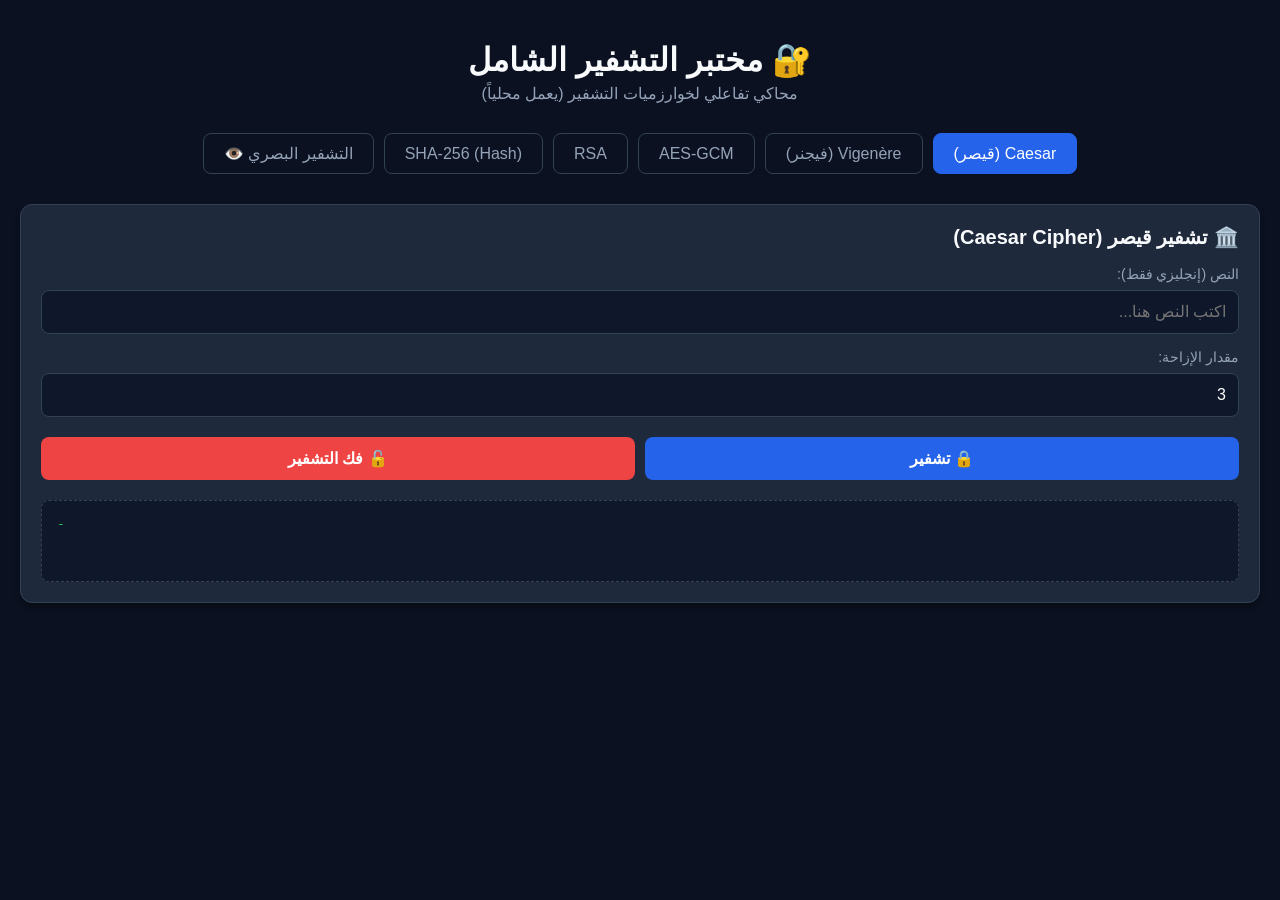
<file: index.html>
<!DOCTYPE html>
<html lang="ar" dir="rtl">
<head>
    <meta charset="UTF-8">
    <meta name="viewport" content="width=device-width, initial-scale=1.0">
    <title>محاكي التشفير البصري والكلاسيكي</title>
    <link rel="stylesheet" href="css/style.css">
</head>
<body>

    <div class="header">
        <h1>🔐 مختبر التشفير الشامل</h1>
        <p>محاكي تفاعلي لخوارزميات التشفير (يعمل محلياً)</p>
    </div>

    <!-- أزرار التبويبات -->
    <div class="tabs">
        <button class="tab-btn active" onclick="openTab('caesar')">Caesar (قيصر)</button>
        <button class="tab-btn" onclick="openTab('vigenere')">Vigenère (فيجنر)</button>
        <button class="tab-btn" onclick="openTab('aes')">AES-GCM</button>
        <button class="tab-btn" onclick="openTab('rsa')">RSA</button>
        <button class="tab-btn" onclick="openTab('hash')">SHA-256 (Hash)</button>
        <button class="tab-btn" onclick="openTab('visual')">التشفير البصري 👁️</button>
    </div>

    <!-- 1. قسم قيصر -->
    <div id="caesar" class="card active">
        <h2>🏛️ تشفير قيصر (Caesar Cipher)</h2>
        <div class="input-group">
            <label>النص (إنجليزي فقط):</label>
            <input type="text" id="inCaesarText" placeholder="اكتب النص هنا...">
        </div>
        <div class="input-group">
            <label>مقدار الإزاحة:</label>
            <input type="number" id="inCaesarShift" value="3">
        </div>
        <div class="btn-group">
            <button class="action-btn btn-primary" onclick="doCaesar(false)">🔒 تشفير</button>
            <button class="action-btn btn-danger" onclick="doCaesar(true)">🔓 فك التشفير</button>
        </div>
        <div class="result-box" id="resCaesar">-</div>
    </div>

    <!-- 2. قسم فيجنر -->
    <div id="vigenere" class="card">
        <h2>🗝️ تشفير فيجنر (Vigenère Cipher)</h2>
        <div class="input-group">
            <label>النص (إنجليزي فقط):</label>
            <input type="text" id="inVigText" placeholder="اكتب النص هنا...">
        </div>
        <div class="input-group">
            <label>الكلمة المفتاحية (حروف إنجليزية):</label>
            <input type="text" id="inVigKey" placeholder="KEY">
        </div>
        <div class="btn-group">
            <button class="action-btn btn-primary" onclick="doVigenere(false)">🔒 تشفير</button>
            <button class="action-btn btn-danger" onclick="doVigenere(true)">🔓 فك التشفير</button>
        </div>
        <div class="result-box" id="resVig">-</div>
    </div>

    <!-- 3. قسم AES -->
    <div id="aes" class="card">
        <h2>🔐 تشفير AES-GCM (متماثل)</h2>
        <div class="input-group">
            <label>النص الأصلي أو المشفر:</label>
            <input type="text" id="inAesText" placeholder="النص...">
        </div>
        <div class="input-group">
            <label>كلمة المرور (المفتاح):</label>
            <input type="password" id="inAesPass" placeholder="كلمة المرور...">
        </div>
        <div class="btn-group">
            <button class="action-btn btn-primary" onclick="doAES(false)">🔒 تشفير</button>
            <button class="action-btn btn-danger" onclick="doAES(true)">🔓 فك التشفير</button>
        </div>
        <div class="result-box" id="resAes">-</div>
    </div>

    <!-- 4. قسم RSA -->
    <div id="rsa" class="card">
        <h2>🔑 تشفير RSA-OAEP (غير متماثل)</h2>
        <p style="color: var(--text-muted); font-size: 14px;">ملاحظة: التطبيق الحقيقي يستخدم مفاتيح 2048-bit. هنا محاكاة تعليمية.</p>
        <button class="action-btn btn-success" onclick="genRSA()" style="width: 100%; margin-bottom: 15px;">1. توليد المفاتيح العامة والخاصة</button>
        <div class="input-group">
            <label>النص (قصير جداً) أو النص المشفر:</label>
            <input type="text" id="inRsaText" placeholder="...">
        </div>
        <div class="btn-group">
            <button class="action-btn btn-primary" onclick="doRSA(false)">🔒 تشفير</button>
            <button class="action-btn btn-danger" onclick="doRSA(true)">🔓 فك التشفير</button>
        </div>
        <div class="result-box" id="resRsa">-</div>
    </div>

    <!-- 5. قسم Hash -->
    <div id="hash" class="card">
        <h2>#️⃣ دالة التجزئة SHA-256</h2>
        <div class="input-group">
            <label>النص المطلوب تجزئته:</label>
            <input type="text" id="inHashText" placeholder="النص...">
        </div>
        <button class="action-btn btn-primary" onclick="doHash()" style="width: 100%;">توليد الـ Hash</button>
        <div class="result-box" id="resHash">-</div>
    </div>

    <!-- 6. قسم التشفير البصري -->
    <div id="visual" class="card">
        <h2>👁️ التشفير البصري (Visual Cryptography)</h2>
        <div class="input-group">
            <label>اختر صورة (يفضل أبيض وأسود عالية التباين):</label>
            <input type="file" id="imageInput" accept="image/*">
        </div>
        <div class="canvas-grid">
            <div>
                <h3 style="font-size: 16px; margin-bottom: 10px;">الجزء الأول (Share 1)</h3>
                <canvas id="canvasShare1"></canvas>
            </div>
            <div>
                <h3 style="font-size: 16px; margin-bottom: 10px;">الجزء الثاني (Share 2)</h3>
                <canvas id="canvasShare2"></canvas>
            </div>
            <div>
                <h3 style="font-size: 16px; margin-bottom: 10px;">النتيجة بعد الدمج (Combined)</h3>
                <canvas id="canvasCombined"></canvas>
            </div>
        </div>
    </div>

    <!-- ربط الجافاسكريبت -->
    <script src="js/app.js"></script>
</body>
</html>
</file>
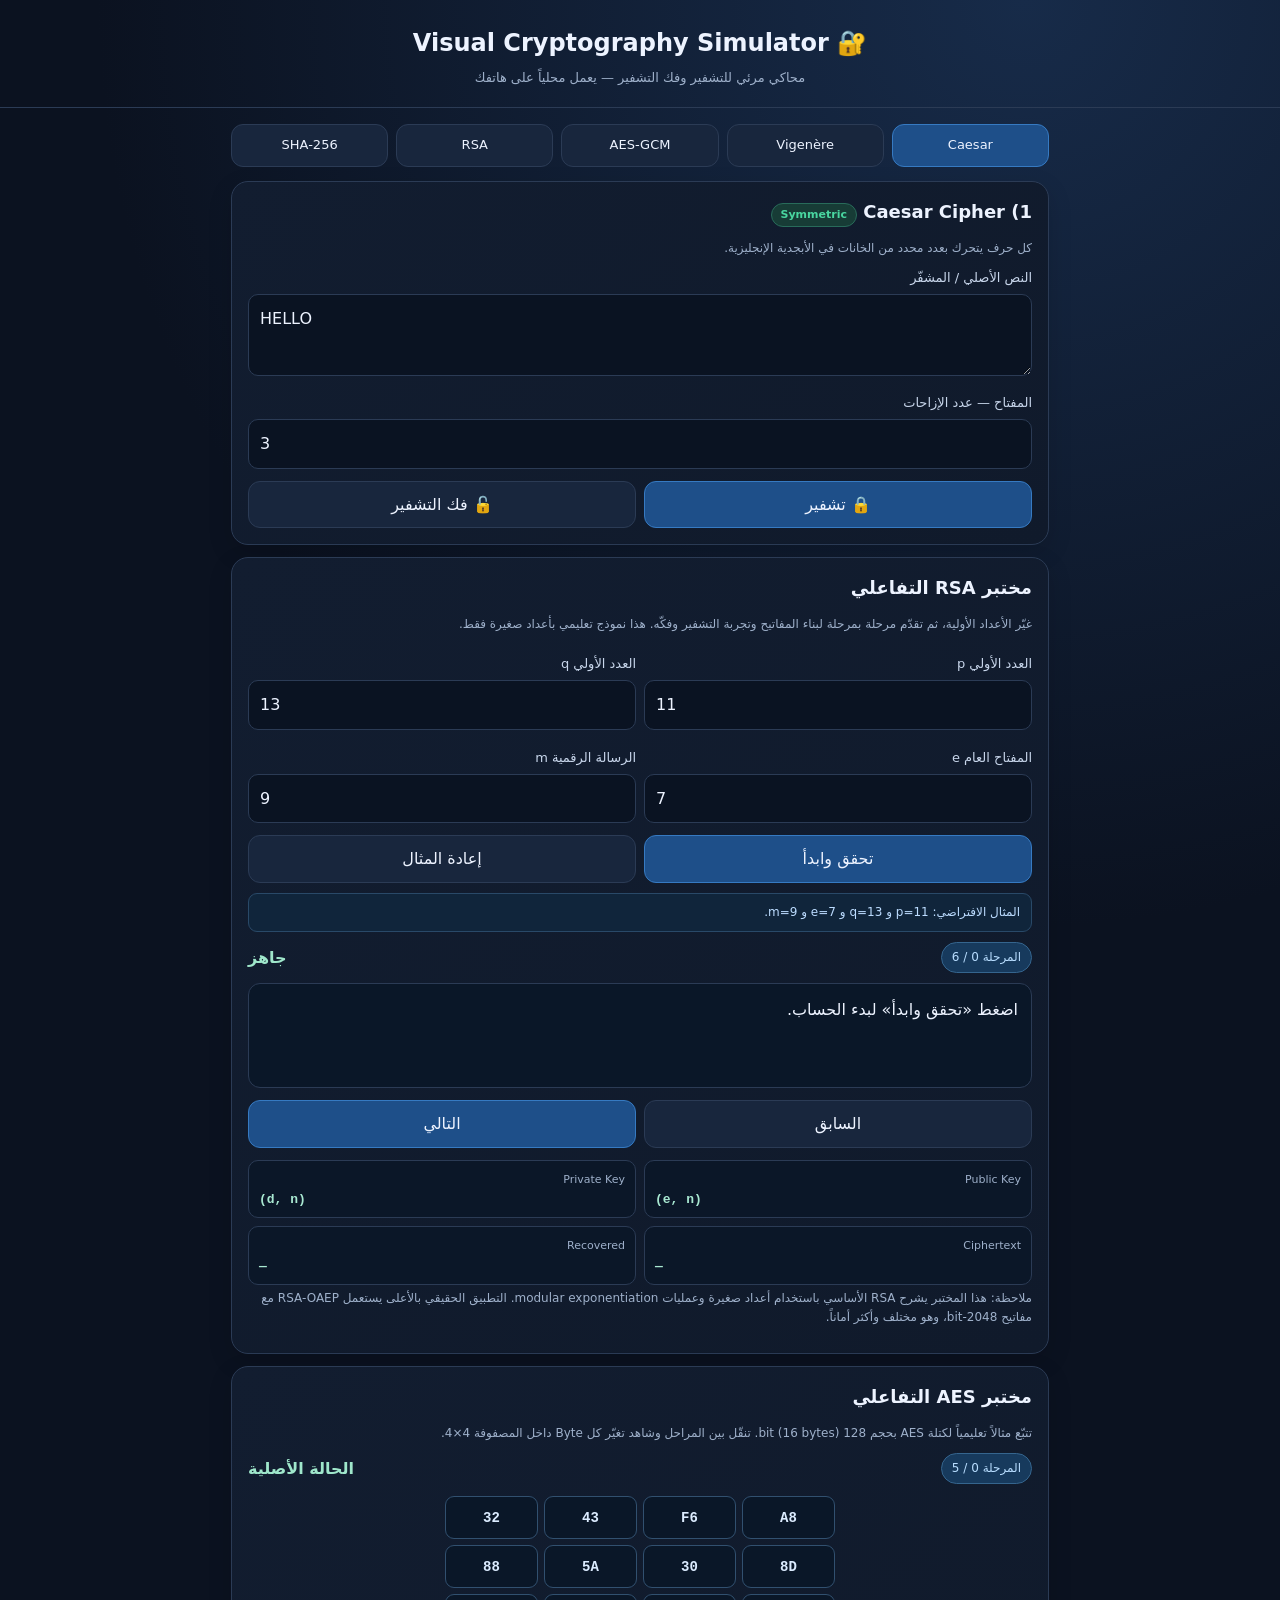
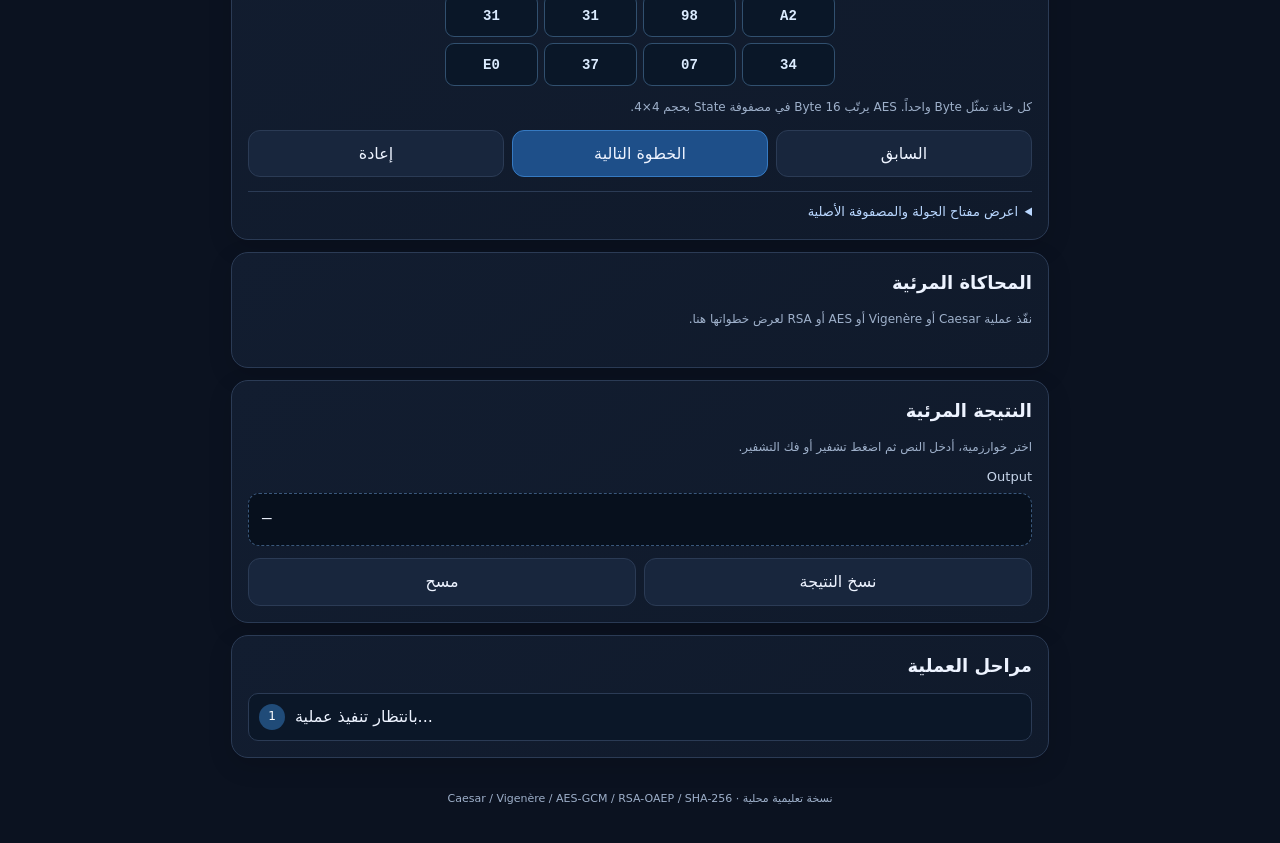
<file: visual_cryptography_simulator_v1_4.html>
<!doctype html>
<html lang="ar" dir="rtl">
<head>
<meta charset="utf-8">
<meta name="viewport" content="width=device-width,initial-scale=1">
<meta name="theme-color" content="#101827">
<title>Visual Cryptography Simulator</title>
<style>
:root{--bg:#0b1220;--panel:#121d30;--panel2:#18263d;--line:#2b3b55;--txt:#edf3ff;--muted:#9eb0ca;--blue:#65a9ff;--green:#49d6a0;--red:#ff8585}
*{box-sizing:border-box}body{margin:0;background:radial-gradient(circle at 80% 0,#172b49 0,transparent 35%),var(--bg);color:var(--txt);font-family:system-ui,-apple-system,"Segoe UI",sans-serif;line-height:1.6}
header{padding:24px 16px 18px;text-align:center;border-bottom:1px solid var(--line)}header h1{font-size:24px;margin:0 0 6px}header p{margin:0;color:var(--muted);font-size:13px}
main{max-width:850px;margin:auto;padding:16px}.tabs{display:grid;grid-template-columns:repeat(3,1fr);gap:8px;margin-bottom:14px}
button,select,input,textarea{font:inherit}button{cursor:pointer;border:1px solid var(--line);background:var(--panel2);color:var(--txt);border-radius:12px;padding:10px 12px}
.tab{font-size:13px}.tab.active,.primary{background:#1e4f89;border-color:#367ac2}
.card{background:linear-gradient(145deg,var(--panel),#101a2b);border:1px solid var(--line);border-radius:17px;padding:16px;margin:12px 0;box-shadow:0 8px 24px #0002}
h2{font-size:18px;margin:0 0 12px}.hint{font-size:12px;color:var(--muted);margin:4px 0 10px}
label{display:block;font-size:13px;color:#c8d6eb;margin:10px 0 5px}
input,textarea,select{width:100%;background:#0a1322;border:1px solid var(--line);border-radius:10px;color:var(--txt);padding:11px;outline:none}
textarea{min-height:82px;resize:vertical;direction:ltr;text-align:left}
input{direction:ltr;text-align:left}select{direction:rtl}
.actions{display:flex;gap:8px;flex-wrap:wrap;margin-top:12px}.actions button{flex:1;min-width:115px}
.result{direction:ltr;text-align:left;word-break:break-all;background:#07101d;border:1px dashed #3a587c;padding:13px;border-radius:11px;min-height:48px;font-family:ui-monospace,monospace}
.steps{display:grid;gap:8px}.step{display:flex;align-items:center;gap:10px;background:#0b1728;border:1px solid var(--line);padding:10px;border-radius:10px;direction:ltr;text-align:left;overflow-wrap:anywhere}
.dot{width:26px;height:26px;flex:none;border-radius:50%;display:grid;place-items:center;background:#204b78;color:#fff;font-size:12px}
.pill{display:inline-block;background:#173c36;color:var(--green);border:1px solid #286b5a;padding:2px 9px;border-radius:30px;font-size:11px}
.hidden{display:none!important}.note{font-size:12px;color:var(--muted)}.good{color:var(--green)}.bad{color:var(--red)}
footer{text-align:center;color:var(--muted);font-size:11px;padding:20px}
@media(min-width:650px){.tabs{grid-template-columns:repeat(5,1fr)}}

.visual-board{display:flex;flex-wrap:wrap;gap:8px;direction:ltr;justify-content:center;margin-top:10px}
.letter-pair{min-width:58px;background:#0a1728;border:1px solid #345070;border-radius:12px;padding:8px 6px;text-align:center;animation:pop .35s ease both}
.letter-pair .from{font:700 20px ui-monospace,monospace;color:#edf3ff}
.letter-pair .to{font:700 20px ui-monospace,monospace;color:var(--green)}
.letter-pair .arrow{font-size:11px;color:var(--muted)}
.alphabet-line{display:flex;flex-wrap:wrap;gap:4px;justify-content:center;direction:ltr;margin:8px 0}
.alphabet-line span{font:12px ui-monospace,monospace;padding:4px 5px;background:#0a1728;border:1px solid var(--line);border-radius:5px}

.crypto-flow{display:grid;gap:9px;margin-top:12px}
.flow-row{display:grid;grid-template-columns:34px 1fr;gap:10px;align-items:center;background:#0a1728;border:1px solid var(--line);border-radius:11px;padding:10px}
.flow-num{width:30px;height:30px;border-radius:9px;background:#204b78;display:grid;place-items:center;font-weight:700}
.flow-title{font-weight:700;color:#dceaff}
.flow-desc{font-size:12px;color:var(--muted);direction:rtl}
.flow-chip{display:inline-block;margin:4px 3px 0 0;padding:5px 8px;border-radius:7px;background:#172b43;border:1px solid #345070;font:11px ui-monospace,monospace;direction:ltr}
.block-grid{display:flex;flex-wrap:wrap;gap:6px;margin-top:8px;direction:ltr}
.byte-block{min-width:62px;padding:8px;border-radius:8px;background:#123c38;border:1px solid #286b5a;text-align:center;font:11px ui-monospace,monospace;color:#9ff0d1}
.key-pair{display:grid;grid-template-columns:1fr 1fr;gap:8px;margin-top:8px}
.key-box{padding:10px;border-radius:10px;background:#0b1728;border:1px solid var(--line);text-align:center}
.key-box strong{display:block;color:var(--green);direction:ltr}
.key-box span{font-size:11px;color:var(--muted)}

@keyframes pop{from{opacity:0;transform:translateY(8px) scale(.94)}to{opacity:1;transform:translateY(0) scale(1)}}

.lab-toolbar{display:flex;align-items:center;justify-content:space-between;gap:8px;flex-wrap:wrap;margin:10px 0}
.lab-badge{background:#173a5d;border:1px solid #35658e;color:#b8ddff;border-radius:20px;padding:5px 10px;font-size:12px}
.lab-stage-name{font-weight:700;color:#9fe7cb}
.aes-state-grid{display:grid;grid-template-columns:repeat(4,minmax(0,1fr));gap:6px;max-width:390px;margin:12px auto;direction:ltr}
.aes-cell{background:#0a1728;border:1px solid #31506f;border-radius:9px;padding:10px 3px;text-align:center;font:700 14px ui-monospace,monospace;color:#dcecff;min-height:43px;display:grid;place-items:center}
.aes-cell.changed{background:#17483e;border-color:#3b9a7e;color:#aaffdc;animation:pop .22s ease-out}
.lab-details{border-top:1px solid var(--line);padding-top:10px;margin-top:14px}
.lab-details summary{cursor:pointer;color:#b9d7ff;font-size:13px}
@media(max-width:420px){.aes-cell{padding:8px 2px;font-size:12px;min-height:38px}.aes-state-grid{gap:4px}}


.rsa-input-grid{display:grid;grid-template-columns:repeat(2,minmax(0,1fr));gap:8px}
.rsa-status{padding:9px 11px;border-radius:9px;background:#10253b;border:1px solid #294968;color:#bcdcff;font-size:12px;margin:10px 0}
.rsa-status.error{background:#3a1b25;border-color:#743545;color:#ffc4ce}
.rsa-step-content{background:#0a1728;border:1px solid var(--line);border-radius:12px;padding:13px;min-height:105px;direction:rtl}
.rsa-step-content .formula{direction:ltr;text-align:center;font:700 15px ui-monospace,monospace;color:#a9e9d2;background:#102b2a;border:1px solid #28574d;border-radius:8px;padding:9px;margin:8px 0;overflow-wrap:anywhere}
.rsa-step-content .explain{font-size:13px;color:#c5d4e8}
.rsa-result-grid{display:grid;grid-template-columns:repeat(2,minmax(0,1fr));gap:8px;margin-top:12px}
.rsa-result{background:#0b1728;border:1px solid var(--line);border-radius:10px;padding:10px;min-width:0}
.rsa-result span{display:block;color:var(--muted);font-size:11px}
.rsa-result strong{display:block;color:#a9e9d2;font:700 13px ui-monospace,monospace;direction:ltr;overflow-wrap:anywhere;margin-top:4px}
@media(max-width:390px){.rsa-input-grid{grid-template-columns:1fr 1fr}.rsa-result-grid{grid-template-columns:1fr 1fr}}

</style>
</head>
<body>
<header>
  <h1>🔐 Visual Cryptography Simulator</h1>
  <p>محاكي مرئي للتشفير وفك التشفير — يعمل محلياً على هاتفك</p>
</header>
<main>
  <div class="tabs" id="tabs">
    <button class="tab active" data-tab="caesar">Caesar</button>
    <button class="tab" data-tab="vigenere">Vigenère</button>
    <button class="tab" data-tab="aes">AES-GCM</button>
    <button class="tab" data-tab="rsa">RSA</button>
    <button class="tab" data-tab="hash">SHA-256</button>
  </div>

  <section id="caesar" class="panel">
    <div class="card">
      <h2>1) Caesar Cipher <span class="pill">Symmetric</span></h2>
      <p class="hint">كل حرف يتحرك بعدد محدد من الخانات في الأبجدية الإنجليزية.</p>
      <label>النص الأصلي / المشفّر</label><textarea id="cText" placeholder="اكتب مثلاً: HELLO">HELLO</textarea>
      <label>المفتاح — عدد الإزاحات</label><input id="cKey" type="number" min="1" max="25" value="3">
      <div class="actions"><button class="primary" onclick="caesar('enc')">🔒 تشفير</button><button onclick="caesar('dec')">🔓 فك التشفير</button></div>
    </div>
  </section>

  <section id="vigenere" class="panel hidden">
    <div class="card">
      <h2>2) Vigenère Cipher <span class="pill">Symmetric</span></h2>
      <p class="hint">كل حرف من المفتاح يحدد إزاحة مختلفة. استعمل حروف A–Z.</p>
      <label>النص</label><textarea id="vText" placeholder="اكتب النص">ATTACK AT DAWN</textarea>
      <label>المفتاح (حروف إنجليزية)</label><input id="vKey" value="KEY" placeholder="KEY">
      <div class="actions"><button class="primary" onclick="vigenere('enc')">🔒 تشفير</button><button onclick="vigenere('dec')">🔓 فك التشفير</button></div>
    </div>
  </section>

  <section id="aes" class="panel hidden">
    <div class="card">
      <h2>3) AES-GCM <span class="pill">Symmetric</span></h2>
      <p class="hint">تشفير حقيقي عبر Web Crypto API. كلمة المرور تتحول إلى مفتاح باستخدام PBKDF2.</p>
      <label>النص</label><textarea id="aText" placeholder="اكتب أي رسالة">رسالة سرية للتجربة</textarea>
      <label>كلمة المرور</label><input id="aPass" type="password" value="StrongDemoPass123!" placeholder="أدخل كلمة مرور">
      <div class="actions"><button class="primary" onclick="aesEncrypt()">🔒 تشفير</button><button onclick="aesDecrypt()">🔓 فك التشفير</button></div>
      <p class="note">احتفظ بالنص المشفّر كاملاً كما هو؛ يحتوي على Salt و IV الضروريين لفك التشفير.</p>
    </div>
  </section>

  <section id="rsa" class="panel hidden">
    <div class="card">
      <h2>4) RSA-OAEP <span class="pill">Asymmetric</span></h2>
      <p class="hint">نولّد زوج مفاتيح: Public Key للتشفير وPrivate Key لفك التشفير. المحاكاة تستعمل RSA-OAEP مع SHA-256.</p>
      <div class="actions"><button class="primary" onclick="rsaGenerate()">⚙️ توليد المفاتيح</button></div>
      <p id="rsaStatus" class="note">لم يتم توليد المفاتيح بعد.</p>
      <label>الرسالة (قصيرة)</label><textarea id="rText">Hello RSA</textarea>
      <div class="actions"><button onclick="rsaEncrypt()">🔒 تشفير بالمفتاح العام</button><button onclick="rsaDecrypt()">🔓 فك بالمفتاح الخاص</button></div>
      <p class="note">المفاتيح تبقى داخل جلسة الصفحة ولا يتم إرسالها إلى أي خادم.</p>
    </div>
  </section>

  <section id="hash" class="panel hidden">
    <div class="card">
      <h2>5) SHA-256 <span class="pill">Hashing</span></h2>
      <p class="hint">Hashing ليس تشفيراً: لا يوجد مفتاح ولا يمكن استرجاع النص الأصلي من البصمة.</p>
      <label>النص</label><textarea id="hText">Hello World</textarea>
      <div class="actions"><button class="primary" onclick="makeHash()">⚡ حساب البصمة</button></div>
    </div>
  </section>




  <div class="card" id="rsaLab">
    <h2>مختبر RSA التفاعلي</h2>
    <p class="hint">غيّر الأعداد الأولية، ثم تقدّم مرحلة بمرحلة لبناء المفاتيح وتجربة التشفير وفكّه. هذا نموذج تعليمي بأعداد صغيرة فقط.</p>
    <div class="rsa-input-grid">
      <div><label for="rsaP">العدد الأولي p</label><input id="rsaP" type="number" min="3" max="97" step="1" value="11"></div>
      <div><label for="rsaQ">العدد الأولي q</label><input id="rsaQ" type="number" min="3" max="97" step="1" value="13"></div>
      <div><label for="rsaE">المفتاح العام e</label><input id="rsaE" type="number" min="3" step="1" value="7"></div>
      <div><label for="rsaM">الرسالة الرقمية m</label><input id="rsaM" type="number" min="0" step="1" value="9"></div>
    </div>
    <div class="actions"><button id="rsaBuild" class="primary" type="button">تحقق وابدأ</button><button id="rsaLabReset" type="button">إعادة المثال</button></div>
    <div id="rsaLabStatus" class="rsa-status" role="status">المثال الافتراضي: p=11 و q=13 و e=7 و m=9.</div>
    <div class="lab-toolbar"><span class="lab-badge" id="rsaStepBadge">المرحلة 0 / 6</span><span class="lab-stage-name" id="rsaStepTitle">جاهز</span></div>
    <div id="rsaStepContent" class="rsa-step-content">اضغط «تحقق وابدأ» لبدء الحساب.</div>
    <div class="actions"><button id="rsaPrevStep" type="button" disabled>السابق</button><button id="rsaNextStep" type="button" class="primary" disabled>التالي</button></div>
    <div class="rsa-result-grid">
      <div class="rsa-result"><span>Public Key</span><strong id="rsaPublicOut">(e, n)</strong></div>
      <div class="rsa-result"><span>Private Key</span><strong id="rsaPrivateOut">(d, n)</strong></div>
      <div class="rsa-result"><span>Ciphertext</span><strong id="rsaCipherOut">—</strong></div>
      <div class="rsa-result"><span>Recovered</span><strong id="rsaPlainOut">—</strong></div>
    </div>
    <p class="hint">ملاحظة: هذا المختبر يشرح RSA الأساسي باستخدام أعداد صغيرة وعمليات modular exponentiation. التطبيق الحقيقي بالأعلى يستعمل RSA-OAEP مع مفاتيح 2048-bit، وهو مختلف وأكثر أماناً.</p>
  </div>

  <div class="card" id="aesLab">
    <h2>مختبر AES التفاعلي</h2>
    <p class="hint">تتبّع مثالاً تعليمياً لكتلة AES بحجم 128 bit (16 bytes). تنقّل بين المراحل وشاهد تغيّر كل Byte داخل المصفوفة 4×4.</p>
    <div class="lab-toolbar">
      <span id="aesStageBadge" class="lab-badge">المرحلة 0 / 5</span>
      <span id="aesStageName" class="lab-stage-name">قبل بدء الجولة</span>
    </div>
    <div id="aesStateGrid" class="aes-state-grid" aria-label="AES state matrix"></div>
    <p id="aesStageDescription" class="hint">اضغط «ابدأ» لعرض أول تحويل.</p>
    <div class="actions">
      <button type="button" id="aesPrev">السابق</button>
      <button type="button" class="primary" id="aesNext">ابدأ / التالي</button>
      <button type="button" id="aesReset">إعادة</button>
    </div>
    <details class="lab-details">
      <summary>اعرض مفتاح الجولة والمصفوفة الأصلية</summary>
      <p class="hint">هذا مثال ثابت مستقل لشرح جولة AES، وليس المفتاح أو البيانات المستعملة في تشفيرك الفعلي بالأعلى.</p>
      <div id="aesKeyGrid" class="aes-state-grid"></div>
      <p class="hint" id="aesInitialState"></p>
    </details>
  </div>

  <div class="card" id="visualCard">
    <h2>المحاكاة المرئية</h2>
    <p class="hint" id="visualHint">نفّذ عملية Caesar أو Vigenère أو AES أو RSA لعرض خطواتها هنا.</p>
    <div id="visual" class="visual-board"></div>
    <div id="cryptoFlow" class="crypto-flow"></div>
  </div>

  <div class="card">
    <h2>النتيجة المرئية</h2>
    <p id="status" class="hint">اختر خوارزمية، أدخل النص ثم اضغط تشفير أو فك التشفير.</p>
    <label>Output</label><div class="result" id="output">—</div>
    <div class="actions"><button onclick="copyOutput()">نسخ النتيجة</button><button onclick="clearOutput()">مسح</button></div>
  </div>
  <div class="card">
    <h2>مراحل العملية</h2>
    <div class="steps" id="steps"><div class="step"><span class="dot">1</span><span>بانتظار تنفيذ عملية...</span></div></div>
  </div>
  <footer>نسخة تعليمية محلية · Caesar / Vigenère / AES-GCM / RSA-OAEP / SHA-256</footer>
</main>
<script>
const $=id=>document.getElementById(id);
let active='caesar', aesPackage='', rsaPair=null, rsaCipher='';
function show(tab){active=tab;document.querySelectorAll('.panel').forEach(p=>p.classList.toggle('hidden',p.id!==tab));document.querySelectorAll('.tab').forEach(b=>b.classList.toggle('active',b.dataset.tab===tab));clearOutput();}
$('tabs').addEventListener('click',e=>{let b=e.target.closest('[data-tab]');if(b)show(b.dataset.tab)});
function render(out,status,steps){$('output').textContent=out;$('status').textContent=status;$('steps').innerHTML='';steps.forEach((s,i)=>{let d=document.createElement('div');d.className='step';let n=document.createElement('span');n.className='dot';n.textContent=i+1;let t=document.createElement('span');t.textContent=s;d.append(n,t);$('steps').append(d)});}
function clearOutput(){$('output').textContent='—';$('status').textContent='جاهز للعمل.';$('steps').innerHTML='<div class="step"><span class="dot">1</span><span>بانتظار تنفيذ عملية...</span></div>';clearVisual();$('visualHint').textContent='نفّذ عملية لعرض المحاكاة المرئية.'}
function caesar(mode){
 let text=$('cText').value,key=Number($('cKey').value);
 if(!Number.isInteger(key)||key<0||key>25)return render('','المفتاح يجب أن يكون بين 0 و25.',['تحقق من المفتاح']);
 let k=mode==='enc'?key:-key;
 let out=[...text].map(ch=>{let n=ch.charCodeAt(0);if(n>=65&&n<=90)return String.fromCharCode((n-65+k+52)%26+65);if(n>=97&&n<=122)return String.fromCharCode((n-97+k+52)%26+97);return ch}).join('');
 render(out,mode==='enc'?'تم التشفير بخوارزمية Caesar.':'تم فك التشفير بخوارزمية Caesar.',[`Input: ${text}`,`Shift key: ${key}`,`Operation: ${mode==='enc'?'حرف + المفتاح':'حرف - المفتاح'}`,`Output: ${out}`]);
 visualizeCaesar(text,out,key,mode);
}
function visualizeCaesar(input,output,key,mode){
 const box=$('visual');box.innerHTML='';
 $('visualHint').textContent=`${mode==='enc'?'Encryption':'Decryption'} — ${mode==='enc'?'نتحرك إلى الأمام':'نتحرك إلى الخلف'} بمقدار ${key} خانات.`;
 const a='ABCDEFGHIJKLMNOPQRSTUVWXYZ';
 const top=document.createElement('div');top.style.width='100%';
 top.innerHTML='<div class="hint">Alphabet الأصلي</div>';
 const line=document.createElement('div');line.className='alphabet-line';
 [...a].forEach(ch=>{let s=document.createElement('span');s.textContent=ch;line.append(s)});
 top.append(line);box.append(top);
 [...input].forEach((ch,i)=>{
   const pair=document.createElement('div');pair.className='letter-pair';pair.style.animationDelay=(i*70)+'ms';
   const from=document.createElement('div');from.className='from';from.textContent=ch;
   const arrow=document.createElement('div');arrow.className='arrow';arrow.textContent='↓ '+(mode==='enc'?'+'+key:'−'+key);
   const to=document.createElement('div');to.className='to';to.textContent=output[i];
   pair.append(from,arrow,to);box.append(pair);
 });
}
function vigenere(mode){let text=$('vText').value,key=$('vKey').value.toUpperCase().replace(/[^A-Z]/g,'');if(!key)return render('','أدخل مفتاحاً يحتوي على حروف A–Z.',['المفتاح غير صالح']);let j=0,out=[...text].map(ch=>{let n=ch.charCodeAt(0),base=n>=65&&n<=90?65:n>=97&&n<=122?97:-1;if(base<0)return ch;let shift=key.charCodeAt(j++%key.length)-65;return String.fromCharCode((n-base+(mode==='enc'?shift:-shift)+260)%26+base)}).join('');render(out,'تمت العملية بخوارزمية Vigenère.',[`Input: ${text}`,`Key: ${key}`,`تتكرر حروف المفتاح فوق حروف النص فقط`,`Operation: ${mode==='enc'?'P + K (mod 26)':'C - K (mod 26)'}`,`Output: ${out}`]);$('visualHint').textContent='Vigenère: كل حرف من المفتاح يعطي إزاحة مختلفة.';$('visual').innerHTML='';[...text].forEach((ch,i)=>{let p=document.createElement('div');p.className='letter-pair';p.style.animationDelay=(i*60)+'ms';let f=document.createElement('div');f.className='from';f.textContent=ch;let ar=document.createElement('div');ar.className='arrow';ar.textContent='Key: '+key[i%key.length];let t=document.createElement('div');t.className='to';t.textContent=out[i];p.append(f,ar,t);$('visual').append(p)});}

function clearVisual(){
 $('visual').innerHTML='';$('cryptoFlow').innerHTML='';
}
function flowStep(num,title,desc,extra=''){
 const row=document.createElement('div');row.className='flow-row';
 const n=document.createElement('div');n.className='flow-num';n.textContent=num;
 const body=document.createElement('div');
 const t=document.createElement('div');t.className='flow-title';t.textContent=title;
 const d=document.createElement('div');d.className='flow-desc';d.textContent=desc;
 body.append(t,d);
 if(extra){const x=document.createElement('div');x.innerHTML=extra;body.append(x);}
 row.append(n,body);$('cryptoFlow').append(row);
}
function visualizeAES(text,mode){
 clearVisual();
 const bytes=new TextEncoder().encode(text);
 const blocks=Math.max(1,Math.ceil(bytes.length/16));
 $('visualHint').textContent=`AES-256-GCM — ${mode==='encrypt'?'مسار التشفير':'مسار فك التشفير'} | ${bytes.length} bytes UTF-8`;
 flowStep('1','Plaintext / Ciphertext',`النص يحتوي على ${bytes.length} بايت بعد تحويله إلى UTF-8.`);
 const grid=document.createElement('div');grid.className='block-grid';
 for(let i=0;i<blocks;i++){
   const b=document.createElement('div');b.className='byte-block';
   const size=Math.min(16,Math.max(0,bytes.length-i*16));
   b.textContent=`Block ${i+1}\n${size}/16 bytes`;grid.append(b);
 }
 $('cryptoFlow').lastChild.querySelector('.flow-desc').append(grid);
 flowStep('2','Key Derivation — PBKDF2', 'كلمة المرور + Salt عشوائي + SHA-256 × 150,000 iterations → مفتاح AES بطول 256 bit.');
 flowStep('3','AES-256 Core','AES يعمل على كتل حجمها 128 bit (16 bytes)، ومفتاح 256 bit يمر عبر 14 جولة. تفاصيل الجولات الداخلية غير مكشوفة من Web Crypto API.');
 flowStep('4','GCM Mode + Authentication', 'GCM يستعمل نمط Counter للتشفير وينتج Authentication Tag لاكتشاف أي تعديل أو كلمة مرور خاطئة.');
 flowStep('5','Package', mode==='encrypt'?'يتم حفظ Salt + IV + Ciphertext معاً حتى يمكن فك التشفير لاحقاً.':'يتم استعمال Salt وIV للتحقق وفك التشفير ثم استرجاع النص الأصلي.');
}
function visualizeRSA(mode){
 clearVisual();
 const titles={
 generate:['توليد المفاتيح','إنشاء زوج مفاتيح RSA بطول 2048 bit مع SHA-256.'],
 encrypt:['التشفير','الرسالة تتحول إلى bytes ثم تُشفّر باستعمال Public Key عبر RSA-OAEP.'],
 decrypt:['فك التشفير','يُستعمل Private Key لفك Ciphertext واسترجاع الرسالة الأصلية.']
 };
 $('visualHint').textContent='RSA-OAEP — محاكاة مسار المفاتيح والبيانات.';
 flowStep('1','Key Pair',titles[mode][1]);
 const keys=document.createElement('div');keys.className='key-pair';
 keys.innerHTML='<div class="key-box"><strong>PUBLIC KEY</strong><span>متاح للمشاركة — Encryption</span></div><div class="key-box"><strong>PRIVATE KEY</strong><span>سري — Decryption</span></div>';
 $('cryptoFlow').append(keys);
 if(mode==='generate'){
   flowStep('2','Public Exponent','e = 65537 — قيمة عامة تستعمل ضمن عملية RSA.');
   flowStep('3','Private Exponent','d — قيمة سرية مرتبطة رياضياً بالمفتاح العام، لا نعرضها ولا نكشفها.');
 }else if(mode==='encrypt'){
   flowStep('2','Public Key + OAEP','التشفير يتم بالمفتاح العام، مع Padding من نوع OAEP وHash SHA-256.');
   flowStep('3','Ciphertext','الناتج بيانات مشفّرة لا تُقرأ كنص عادي.');
 }else{
   flowStep('2','Private Key + OAEP','فقط المفتاح الخاص المطابق يستطيع فك التشفير.');
   flowStep('3','Plaintext','بعد نجاح التحقق وفك التشفير، ترجع الرسالة الأصلية.');
 }
 flowStep('4','Security note','RSA مناسب لتشفير مفاتيح صغيرة أو بيانات قصيرة؛ في التطبيقات الواقعية غالباً يُستعمل لتبادل مفتاح AES.');
}

const enc=b=>btoa(String.fromCharCode(...new Uint8Array(b)));
const dec=s=>Uint8Array.from(atob(s),c=>c.charCodeAt(0));
async function derive(pass,salt){let material=await crypto.subtle.importKey('raw',new TextEncoder().encode(pass),'PBKDF2',false,['deriveKey']);return crypto.subtle.deriveKey({name:'PBKDF2',salt,iterations:150000,hash:'SHA-256'},material,{name:'AES-GCM',length:256},false,['encrypt','decrypt']);}
async function aesEncrypt(){try{if(!crypto.subtle)throw Error('Web Crypto غير متاح في هذا المتصفح/السياق. افتح الملف عبر localhost في Termux.');let pass=$('aPass').value;if(!pass)throw Error('أدخل كلمة المرور');let salt=crypto.getRandomValues(new Uint8Array(16)),iv=crypto.getRandomValues(new Uint8Array(12)),key=await derive(pass,salt),data=new TextEncoder().encode($('aText').value),cipher=await crypto.subtle.encrypt({name:'AES-GCM',iv},key,data);aesPackage=[enc(salt),enc(iv),enc(cipher)].join('.');render(aesPackage,'تم التشفير باستعمال AES-256-GCM. احتفظ بالنص كاملاً.', ['Plaintext → UTF-8 bytes', 'توليد Salt عشوائي', 'اشتقاق مفتاح AES-256 من كلمة المرور عبر PBKDF2 / SHA-256', 'توليد IV عشوائي', 'AES-GCM: تشفير + التحقق من سلامة البيانات', 'Output = Salt . IV . Ciphertext']);visualizeAES($('aText').value,'encrypt');}catch(e){render('',e.message,['تعذر تنفيذ التشفير']);}}
async function aesDecrypt(){try{if(!crypto.subtle)throw Error('Web Crypto غير متاح. افتح عبر localhost في Termux.');let pass=$('aPass').value,parts=$('output').textContent.trim().split('.');if(parts.length!==3||parts[0]==='—')throw Error('اضغط تشفير أولاً أو ضع الحزمة Salt.IV.Ciphertext في خانة Output غير ممكنة في هذه النسخة؛ أعد التشفير في نفس الجلسة.');let [salt,iv,cipher]=parts.map(dec),key=await derive(pass,salt),plain=await crypto.subtle.decrypt({name:'AES-GCM',iv},key,cipher);render(new TextDecoder().decode(plain),'نجح فك التشفير والتحقق من سلامة الرسالة.', ['قراءة Salt و IV و Ciphertext', 'اشتقاق نفس مفتاح AES من كلمة المرور', 'AES-GCM يتحقق من سلامة البيانات', 'Ciphertext → Plaintext']);visualizeAES(new TextDecoder().decode(plain),'decrypt');}catch(e){render('', 'فشل فك التشفير: كلمة مرور خاطئة أو بيانات غير صحيحة.',[e.message]);}}
async function rsaGenerate(){try{if(!crypto.subtle)throw Error('Web Crypto غير متاح. افتح عبر localhost في Termux.');rsaPair=await crypto.subtle.generateKey({name:'RSA-OAEP',modulusLength:2048,publicExponent:new Uint8Array([1,0,1]),hash:'SHA-256'},true,['encrypt','decrypt']);$('rsaStatus').textContent='تم توليد زوج المفاتيح بنجاح (2048-bit).';render('Public Key + Private Key','تم توليد زوج مفاتيح RSA داخل الهاتف.', ['توليد عددين أوليين كبيرين داخلياً', 'إنشاء Public Key', 'إنشاء Private Key', 'Public Key للتشفير وPrivate Key لفك التشفير']);visualizeRSA('generate');}catch(e){render('',e.message,['فشل توليد المفاتيح']);}}
async function rsaEncrypt(){try{if(!rsaPair)throw Error('ولّد المفاتيح أولاً');let data=new TextEncoder().encode($('rText').value);if(data.length>190)throw Error('الرسالة طويلة لهذه التجربة؛ استعمل أقل من 190 بايت.');let c=await crypto.subtle.encrypt({name:'RSA-OAEP'},rsaPair.publicKey,data);rsaCipher=enc(c);render(rsaCipher,'تم التشفير باستعمال Public Key.', ['Plaintext → UTF-8', 'استعمال المفتاح العام Public Key', 'RSA-OAEP مع SHA-256', 'الناتج Ciphertext']);visualizeRSA('encrypt');}catch(e){render('',e.message,['تعذر تشفير الرسالة']);}}
async function rsaDecrypt(){try{if(!rsaPair||!rsaCipher)throw Error('ولّد المفاتيح ثم شفّر رسالة أولاً');let p=await crypto.subtle.decrypt({name:'RSA-OAEP'},rsaPair.privateKey,dec(rsaCipher));render(new TextDecoder().decode(p),'تم فك التشفير باستعمال Private Key.', ['Ciphertext', 'استعمال المفتاح الخاص Private Key', 'RSA-OAEP يفك التشفير', 'استرجاع Plaintext']);visualizeRSA('decrypt');}catch(e){render('',e.message,['تعذر فك التشفير']);}}
async function makeHash(){try{let data=new TextEncoder().encode($('hText').value),hash=await crypto.subtle.digest('SHA-256',data),out=[...new Uint8Array(hash)].map(b=>b.toString(16).padStart(2,'0')).join('');render(out,'تم حساب SHA-256. هذه بصمة وليست تشفيراً.', ['النص الأصلي → UTF-8 bytes','تمرير البيانات إلى SHA-256','إنتاج بصمة ثابتة بطول 256 bit (64 hex characters)','لا توجد عملية Decryption عكسية']);}catch(e){render('',e.message,['تعذر حساب البصمة']);}}
async function copyOutput(){try{await navigator.clipboard.writeText($('output').textContent);$('status').textContent='تم نسخ النتيجة.'}catch(e){$('status').textContent='حدد النتيجة وانسخها يدوياً.'}}

// Educational AES round explorer: standard AES byte transformations on a fixed example.
(()=>{
 const $id=id=>document.getElementById(id);
 const initial=[0x32,0x88,0x31,0xe0,0x43,0x5a,0x31,0x37,0xf6,0x30,0x98,0x07,0xa8,0x8d,0xa2,0x34];
 const roundKey=[0x2b,0x28,0xab,0x09,0x7e,0xae,0xf7,0xcf,0x15,0xd2,0x15,0x4f,0x16,0xa6,0x88,0x3c];
 const xtime=x=>((x<<1)^((x&0x80)?0x11b:0))&255;
 function mul(a,b){let r=0;while(b){if(b&1)r^=a;a=xtime(a);b>>=1;}return r;}
 function gfPow(a,n){let r=1;while(n){if(n&1)r=mul(r,a);a=mul(a,a);n>>=1;}return r;}
 function rotl(x,n){return ((x<<n)|(x>>(8-n)))&255;}
 function sbox(x){const inv=x===0?0:gfPow(x,254);return (inv^rotl(inv,1)^rotl(inv,2)^rotl(inv,3)^rotl(inv,4)^0x63)&255;}
 function addKey(s){return s.map((v,i)=>v^roundKey[i]);}
 function subBytes(s){return s.map(sbox);}
 function shiftRows(s){
   const o=s.slice();
   for(let r=0;r<4;r++)for(let c=0;c<4;c++)o[4*c+r]=s[4*((c+r)%4)+r];
   return o;
 }
 function mixColumns(s){
   const o=s.slice();
   for(let c=0;c<4;c++){
     const i=4*c,a=s[i],b=s[i+1],d=s[i+2],e=s[i+3];
     o[i]=mul(a,2)^mul(b,3)^d^e;
     o[i+1]=a^mul(b,2)^mul(d,3)^e;
     o[i+2]=a^b^mul(d,2)^mul(e,3);
     o[i+3]=mul(a,3)^b^d^mul(e,2);
   }
   return o;
 }
 const stages=[
  {name:'الحالة الأصلية',desc:'كل خانة تمثّل Byte واحداً. AES يرتّب 16 Byte في مصفوفة State بحجم 4×4.' ,fn:s=>s.slice()},
  {name:'AddRoundKey',desc:'عملية XOR بين كل Byte من البيانات والـ Byte المقابل له من مفتاح الجولة.',fn:addKey},
  {name:'SubBytes',desc:'استبدال كل Byte بقيمة أخرى باستعمال جدول S-Box؛ هذه الخطوة غير خطية وتساعد على إخفاء العلاقات.',fn:subBytes},
  {name:'ShiftRows',desc:'إزاحة الصفوف دورياً إلى اليسار: الصف 0 بلا إزاحة، ثم 1 و2 و3 خانات.',fn:shiftRows},
  {name:'MixColumns',desc:'خلط Bytes داخل كل عمود باستعمال عمليات في حقل Galois GF(2⁸).',fn:mixColumns},
  {name:'AddRoundKey النهائي',desc:'XOR مع مفتاح الجولة التالية. هذه نهاية جولة واحدة توضيحية؛ AES-128 الكامل يتكوّن من 10 جولات.',fn:(s)=>s.map((v,i)=>v^roundKey[(i+5)%16])}
 ];
 const states=[initial];
 for(let i=1;i<stages.length;i++)states.push(stages[i].fn(states[i-1]));
 let step=0;
 function drawGrid(elId,arr,previous){
  const el=$id(elId);if(!el)return;el.innerHTML='';
  // AES state is displayed column-first, matching its internal state indexing.
  for(let row=0;row<4;row++)for(let col=0;col<4;col++){
    const idx=4*col+row,cell=document.createElement('div');cell.className='aes-cell';
    cell.textContent=arr[idx].toString(16).padStart(2,'0').toUpperCase();
    if(previous&&arr[idx]!==previous[idx])cell.classList.add('changed');
    el.appendChild(cell);
  }
 }
 function render(){
  drawGrid('aesStateGrid',states[step],step?states[step-1]:null);
  $id('aesStageBadge').textContent=`المرحلة ${step} / ${stages.length-1}`;
  $id('aesStageName').textContent=stages[step].name;
  $id('aesStageDescription').textContent=stages[step].desc;
  $id('aesPrev').disabled=step===0;
  $id('aesNext').disabled=step===stages.length-1;
  $id('aesNext').textContent=step===stages.length-1?'اكتملت الجولة':'الخطوة التالية';
 }
 drawGrid('aesKeyGrid',roundKey,null);
 $id('aesInitialState').textContent='القيم معروضة بالنظام الست عشري Hexadecimal.';
 $id('aesNext').addEventListener('click',()=>{if(step<stages.length-1){step++;render();}});
 $id('aesPrev').addEventListener('click',()=>{if(step>0){step--;render();}});
 $id('aesReset').addEventListener('click',()=>{step=0;render();});
 render();
})();


// Interactive textbook RSA calculator with small-number validation.
(()=>{
 const el=id=>document.getElementById(id);
 let data=null,step=0;
 const isPrime=n=>{
  if(!Number.isSafeInteger(n)||n<2)return false;
  for(let i=2;i*i<=n;i++)if(n%i===0)return false;
  return true;
 };
 const gcd=(a,b)=>b?gcd(b,a%b):Math.abs(a);
 function modPow(base,exp,mod){
  let result=1n,b=BigInt(base)%BigInt(mod),e=BigInt(exp),m=BigInt(mod);
  while(e>0n){if(e&1n)result=result*b%m;b=b*b%m;e>>=1n;}
  return Number(result);
 }
 function inverse(e,phi){
  let oldR=e,r=phi,oldS=1,s=0;
  while(r!==0){const q=Math.floor(oldR/r);[oldR,r]=[r,oldR-q*r];[oldS,s]=[s,oldS-q*s];}
  return ((oldS%phi)+phi)%phi;
 }
 function gcdEuclid(a,b){
  const rows=[];
  while(b!==0){const q=Math.floor(a/b),r=a%b;rows.push(`${a} = ${q} × ${b} + ${r}`);[a,b]=[b,r];}
  return rows;
 }
 const steps=[];
 function setStatus(msg,bad=false){el('rsaLabStatus').textContent=msg;el('rsaLabStatus').classList.toggle('error',bad);}
 function validate(){
  const p=Number(el('rsaP').value),q=Number(el('rsaQ').value),e=Number(el('rsaE').value),m=Number(el('rsaM').value);
  if(!isPrime(p)||!isPrime(q)||p===q)return 'p و q لازم يكونوا عددين أوليين مختلفين.';
  if(p>97||q>97)return 'استعمل أعداداً أولية لا تتجاوز 97 في هذا المختبر.';
  const n=p*q,phi=(p-1)*(q-1);
  if(!Number.isSafeInteger(e)||e<2||e>=phi||gcd(e,phi)!==1)return `اختَر e بحيث 1 < e < ${phi} و PGCD(e, φ(n)) = 1.`;
  if(!Number.isSafeInteger(m)||m<0||m>=n)return `الرسالة m لازم تكون بين 0 و ${n-1}.`;
  return {p,q,e,m,n,phi,d:inverse(e,phi)};
 }
 function buildSteps(d){
  const {p,q,e,m,n,phi}=d;
  const c=modPow(m,e,n),back=modPow(c,d,n);
  d.c=c;d.back=back;
  steps.length=0;
  steps.push({title:'1. اختيار عددين أوليين',html:`<div class="explain">نبدأ بعددين أوليين سريين p و q. العدد الأولي لا يقبل القسمة إلا على 1 وعلى نفسه.</div><div class="formula">p = ${p} &nbsp;&nbsp; q = ${q}</div><div class="explain">نحتفظ بهذين العددين سريّين عند بناء RSA الحقيقي.</div>`});
  steps.push({title:'2. حساب n',html:`<div class="explain">نضرب العددين للحصول على n، وهو جزء من المفتاح العام والخاص.</div><div class="formula">n = p × q = ${p} × ${q} = ${n}</div>`});
  steps.push({title:'3. حساب دالة أويلر φ(n)',html:`<div class="explain">بما أن p و q أوليان ومختلفان:</div><div class="formula">φ(n) = (p − 1)(q − 1)<br>= ${p-1} × ${q-1} = ${phi}</div>`});
  steps.push({title:'4. اختيار e المفتاح العام',html:`<div class="explain">نختار e أصغر من φ(n)، وأكبر من 1، ويكون القاسم المشترك الأكبر بينهما 1.</div><div class="formula">e = ${e}<br>PGCD(${e}, ${phi}) = 1</div><div class="explain">إذن المفتاح العام هو (e, n) = (${e}, ${n}).</div>`});
  const euclid=gcdEuclid(e,phi).join('<br>');
  steps.push({title:'5. حساب d المفتاح الخاص',html:`<div class="explain">نبحث عن d بحيث يكون:</div><div class="formula">(e × d) mod φ(n) = 1</div><div class="explain">باستعمال Extended Euclidean Algorithm نحصل على:</div><div class="formula">${euclid}<br>d = ${d.d}</div><div class="explain">المفتاح الخاص هو (d, n) = (${d.d}, ${n}).</div>`});
  steps.push({title:'6. التشفير ثم فك التشفير',html:`<div class="explain">التشفير باستعمال المفتاح العام:</div><div class="formula">c = mᵉ mod n = ${m}^${e} mod ${n} = ${c}</div><div class="explain">فك التشفير باستعمال المفتاح الخاص:</div><div class="formula">m = cᵈ mod n = ${c}^${d.d} mod ${n} = ${back}</div><div class="explain">${back===m?'نجحنا! رجعنا نفس الرسالة الأصلية.':'لم تتطابق النتيجة، تحقق من المدخلات.'}</div>`});
  el('rsaPublicOut').textContent=`(${e}, ${n})`;
  el('rsaPrivateOut').textContent=`(${d.d}, ${n})`;
  el('rsaCipherOut').textContent=String(c);
  el('rsaPlainOut').textContent=String(back);
  step=0;render();
 }
 function render(){
  if(!steps.length)return;
  el('rsaStepBadge').textContent=`المرحلة ${step+1} / ${steps.length}`;
  el('rsaStepTitle').textContent=steps[step].title;
  el('rsaStepContent').innerHTML=steps[step].html;
  el('rsaPrevStep').disabled=step===0;
  el('rsaNextStep').disabled=step===steps.length-1;
  el('rsaNextStep').textContent=step===steps.length-1?'اكتملت العملية':'التالي';
 }
 el('rsaBuild').addEventListener('click',()=>{
  const result=validate();
  if(typeof result==='string'){setStatus(result,true);return;}
  data=result;setStatus('المدخلات صحيحة. انتقل بين المراحل لمتابعة بناء RSA.');buildSteps(data);
 });
 el('rsaNextStep').addEventListener('click',()=>{if(step<steps.length-1){step++;render();}});
 el('rsaPrevStep').addEventListener('click',()=>{if(step>0){step--;render();}});
 el('rsaLabReset').addEventListener('click',()=>{
  el('rsaP').value=11;el('rsaQ').value=13;el('rsaE').value=7;el('rsaM').value=9;
  ['rsaPublicOut','rsaPrivateOut'].forEach(id=>el(id).textContent='(e, n)/(d, n)');
  el('rsaCipherOut').textContent='—';el('rsaPlainOut').textContent='—';
  steps.length=0;step=0;el('rsaStepBadge').textContent='المرحلة 0 / 6';el('rsaStepTitle').textContent='جاهز';
  el('rsaStepContent').textContent='اضغط «تحقق وابدأ» لبدء الحساب.';
  el('rsaPrevStep').disabled=true;el('rsaNextStep').disabled=true;setStatus('تمت إعادة المثال الافتراضي.');
 });
})();

</script>
</body>
</html>
</file>
<file: css/style.css>
:root {
    --bg-main: #0b1120;
    --bg-card: #1e293b;
    --bg-input: #0f172a;
    --text-main: #f8fafc;
    --text-muted: #94a3b8;
    --accent: #2563eb;
    --accent-hover: #1d4ed8;
    --border: #334155;
    --success: #22c55e;
    --danger: #ef4444;
}

body {
    font-family: 'Segoe UI', Tahoma, Geneva, Verdana, sans-serif;
    background-color: var(--bg-main);
    color: var(--text-main);
    margin: 0;
    padding: 20px;
    direction: rtl;
    text-align: right;
}

.header {
    text-align: center;
    margin-bottom: 30px;
}

.header h1 {
    color: var(--text-main);
    margin-bottom: 5px;
}

.header p {
    color: var(--text-muted);
    margin-top: 0;
}

/* التبويبات (Tabs) */
.tabs {
    display: flex;
    justify-content: center;
    flex-wrap: wrap;
    gap: 10px;
    margin-bottom: 30px;
}

.tab-btn {
    background-color: transparent;
    color: var(--text-muted);
    border: 1px solid var(--border);
    padding: 10px 20px;
    border-radius: 8px;
    cursor: pointer;
    font-size: 16px;
    transition: 0.3s;
}

.tab-btn:hover, .tab-btn.active {
    background-color: var(--accent);
    color: white;
    border-color: var(--accent);
}

/* البطاقات (Cards) */
.card {
    background-color: var(--bg-card);
    border: 1px solid var(--border);
    border-radius: 12px;
    padding: 20px;
    margin-bottom: 20px;
    box-shadow: 0 4px 6px rgba(0, 0, 0, 0.3);
    display: none; /* مخفية افتراضياً */
}

.card.active {
    display: block; /* تظهر فقط البطاقة النشطة */
}

.card h2 {
    margin-top: 0;
    color: var(--text-main);
    font-size: 20px;
    display: flex;
    align-items: center;
    gap: 10px;
}

/* الحقول والأزرار */
.input-group {
    margin-bottom: 15px;
}

.input-group label {
    display: block;
    margin-bottom: 8px;
    color: var(--text-muted);
    font-size: 14px;
}

input[type="text"], input[type="password"], input[type="number"] {
    width: 100%;
    padding: 12px;
    background-color: var(--bg-input);
    border: 1px solid var(--border);
    border-radius: 8px;
    color: white;
    font-size: 16px;
    box-sizing: border-box;
}

input:focus {
    outline: none;
    border-color: var(--accent);
}

.btn-group {
    display: flex;
    gap: 10px;
    margin-top: 20px;
}

button.action-btn {
    flex: 1;
    padding: 12px;
    border: none;
    border-radius: 8px;
    font-size: 16px;
    font-weight: bold;
    cursor: pointer;
    transition: 0.2s;
    color: white;
}

.btn-primary { background-color: var(--accent); }
.btn-primary:hover { background-color: var(--accent-hover); }
.btn-success { background-color: var(--success); }
.btn-danger { background-color: var(--danger); }

/* صندوق النتيجة */
.result-box {
    margin-top: 20px;
    background-color: var(--bg-input);
    border: 1px dashed var(--border);
    padding: 15px;
    border-radius: 8px;
    min-height: 50px;
    font-family: monospace;
    color: var(--success);
    word-break: break-all;
    direction: ltr;
    text-align: left;
}

/* قسم التشفير البصري */
.canvas-grid {
    display: flex;
    flex-direction: column;
    gap: 20px;
    margin-top: 20px;
}

canvas {
    max-width: 100%;
    border: 1px solid var(--border);
    border-radius: 8px;
    background: white;
}
</file>
